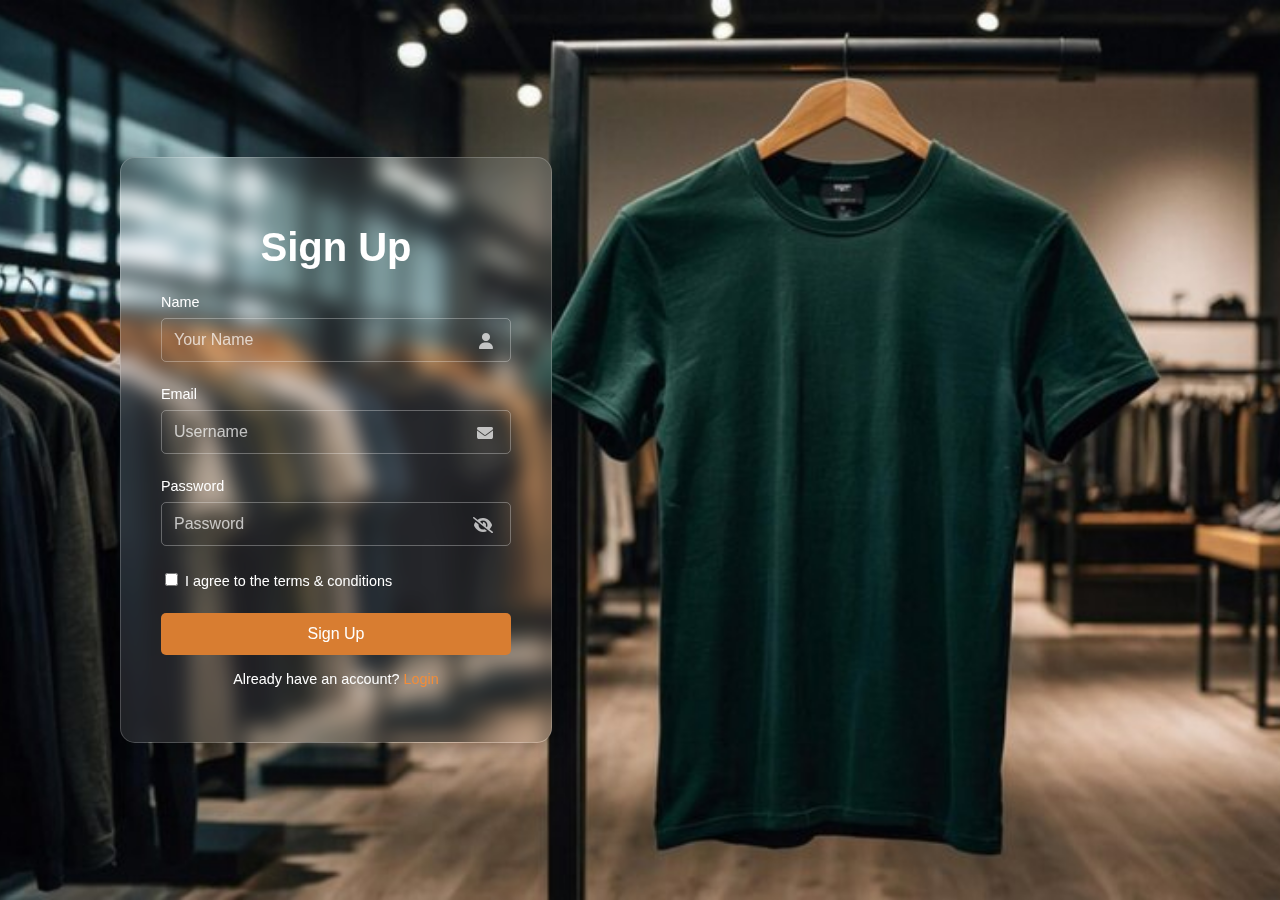
<file: index.html>
<!DOCTYPE html>
<html lang="en">
  <head>
    <meta charset="UTF-8" />
    <meta name="viewport" content="width=device-width, initial-scale=1.0" />
    <title>Sign Up</title>
    <!-- Style CSS -->
    <link rel="stylesheet" href="./Login/style.css" />
    <!-- Font Awesome -->
    <link
      rel="stylesheet"
      href="https://cdnjs.cloudflare.com/ajax/libs/font-awesome/6.4.0/css/all.min.css"
    />
  </head>
  <body>
    <div class="form-container">
      <h1>Sign Up</h1>
      <div id="error-message" class="error"></div>
      <form action="#">
        <!-- Username -->
        <div class="input-group">
          <label for="name">Name</label>
          <input type="text" id="name" name="name" placeholder="Your Name" />
          <span class="icon"><i class="fa-solid fa-user"></i></span>
        </div>
        <!-- Email -->
        <div class="input-group">
          <label for="email">Email</label>
          <input type="email" id="email" name="email" placeholder="Username" />
          <span class="icon"><i class="fa-solid fa-envelope"></i></span>
        </div>
        <!-- Password -->
        <div class="input-group">
          <label>Password</label>
          <input
            type="password"
            id="password"
            name="password"
            placeholder="Password"
          />
          <span class="eye-icon" id="togglePassword"
            ><i class="fa-solid fa-eye-slash"></i
          ></span>
          <small class="field-error" id="passwordError"></small>
        </div>
        <div class="options">
          <label
            ><input type="checkbox" name="terms" /> I agree to the terms &
            conditions</label
          >
        </div>
        <button type="submit">Sign Up</button>
      </form>
      <p class="signup-link">
        Already have an account? <a href="./Login/login.html">Login</a>
      </p>
    </div>
    <script src="./Login/register.js"></script>
  </body>
</html>
</file>
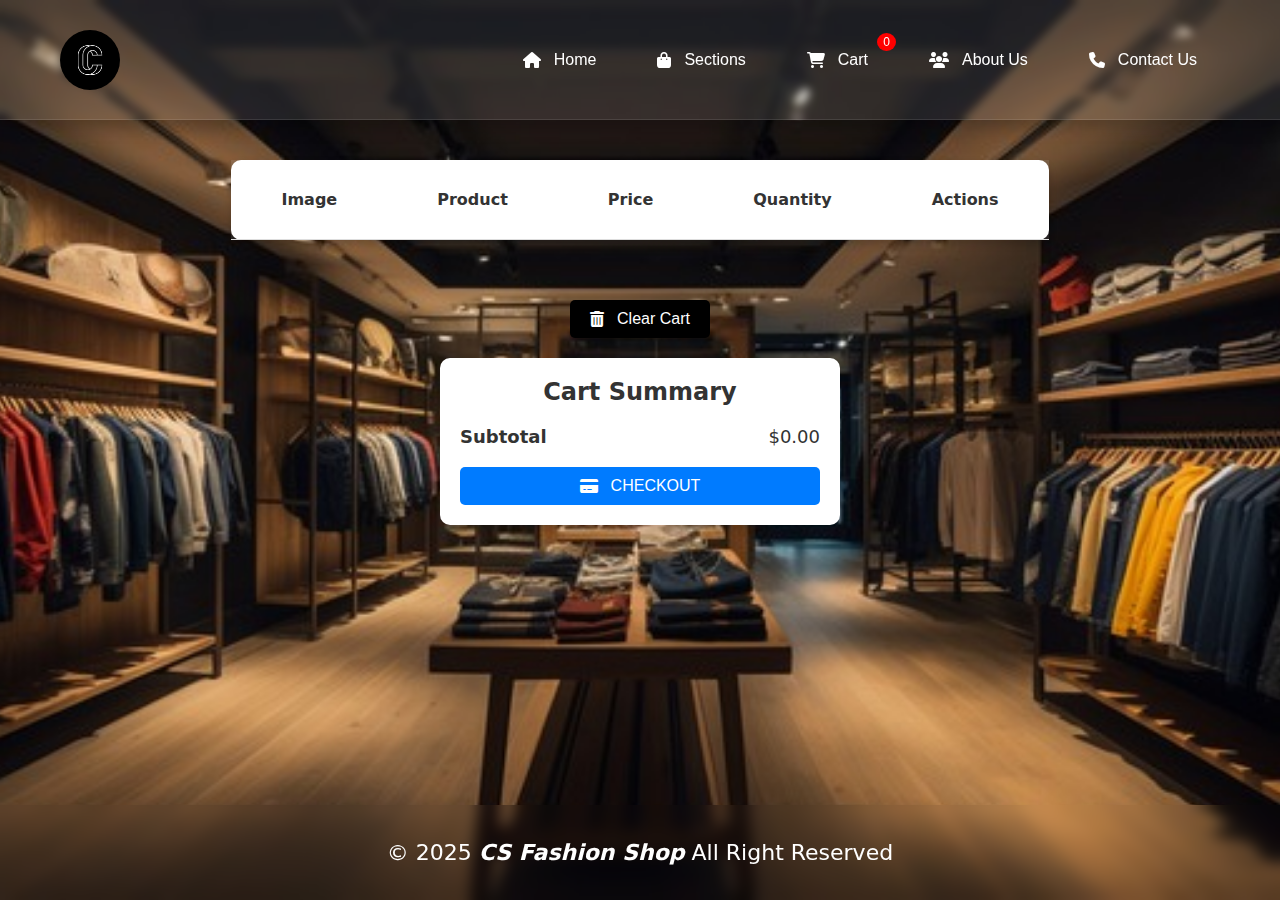
<file: Cart/cart.html>
<!DOCTYPE html>
<html lang="en">
<head>
    <meta charset="UTF-8">
    <meta name="viewport" content="width=device-width, initial-scale=1.0">
    <!-- Style CSS -->
    <link rel="stylesheet" href="../Home/home.css">
    <link rel="stylesheet" href="../Shop/shop.css">
    <link rel="stylesheet" href="cart.css">
    <link rel="stylesheet" href="../footer/footer.css">  
    <!-- Font Awesome -->
    <link rel="stylesheet" href="https://cdnjs.cloudflare.com/ajax/libs/font-awesome/6.5.0/css/all.min.css">
    <title>Cart</title>
</head>
<body>
        <!-- Header -->
        <header>
            <div class="header" id="header">
                <div class="container">
                    <a href="#" class="logo"><img src="../Home/logo.jpg" alt="CS Logo" /></a>
                    <ul class="main-nav">
                        <li><a href="../Home/home.html"><i class="fa-solid fa-house"></i>Home</a></li>
                        <li><a href="../Shop/shop.html"><i class="fas fa-shopping-bag"></i>Sections</a></li>
                        <li class="cart-link"><a href="#">
                        <i class="fa-solid fa-cart-shopping"></i>Cart<span id="cart-count">0</span></a></li>
                        <li><a href="../About Us/about.html"><i class="fas fa-users"></i>About Us</a></li>
                        <li><a href="../Contact/contact.html"><i class="fa-solid fa-phone"></i></i>Contact Us</a></li>
                    </ul>
                </div>
            </div>
        </header>
    <!-- Main container for the cart page -->   
    <main class="cart">
        <section class="cart">
            <table class="cart-table">
                <thead>
                    <tr>
                        <th>Image</th>
                        <th>Product</th>
                        <th>Price</th>
                        <th>Quantity</th>
                        <th>Actions</th>
                    </tr>
                </thead>
                <tbody id="cart-items">
                    <!-- Products will be added here using JS -->
                </tbody>
            </table>
        </section>
        <!-- Button to clear all items in the cart -->
        <button class="clear">
            <i class="fa-solid fa-trash-can icon"></i>
            Clear Cart
        </button>
        <section class="summary">
            <h1>Cart Summary</h1>
            <!-- Subtotal section -->
            <div class="sub">
                <p class="subtotal">Subtotal</p>
                <p>$0.00</p>
            </div>
            <button class="chekout">
                <i class="fa-solid fa-credit-card"></i> CHECKOUT
            </button>
        </section>
    </main>

        <!-- Footer -->
    <section class="footer">
        <p class="copyright">© 2025 <a href="#">CS Fashion Shop</a> All Right Reserved</p>
    </section>
    <script src="cart.js"></script>
    <script src="../Shop/shop.js"></script>
</body>
</html>
</file>
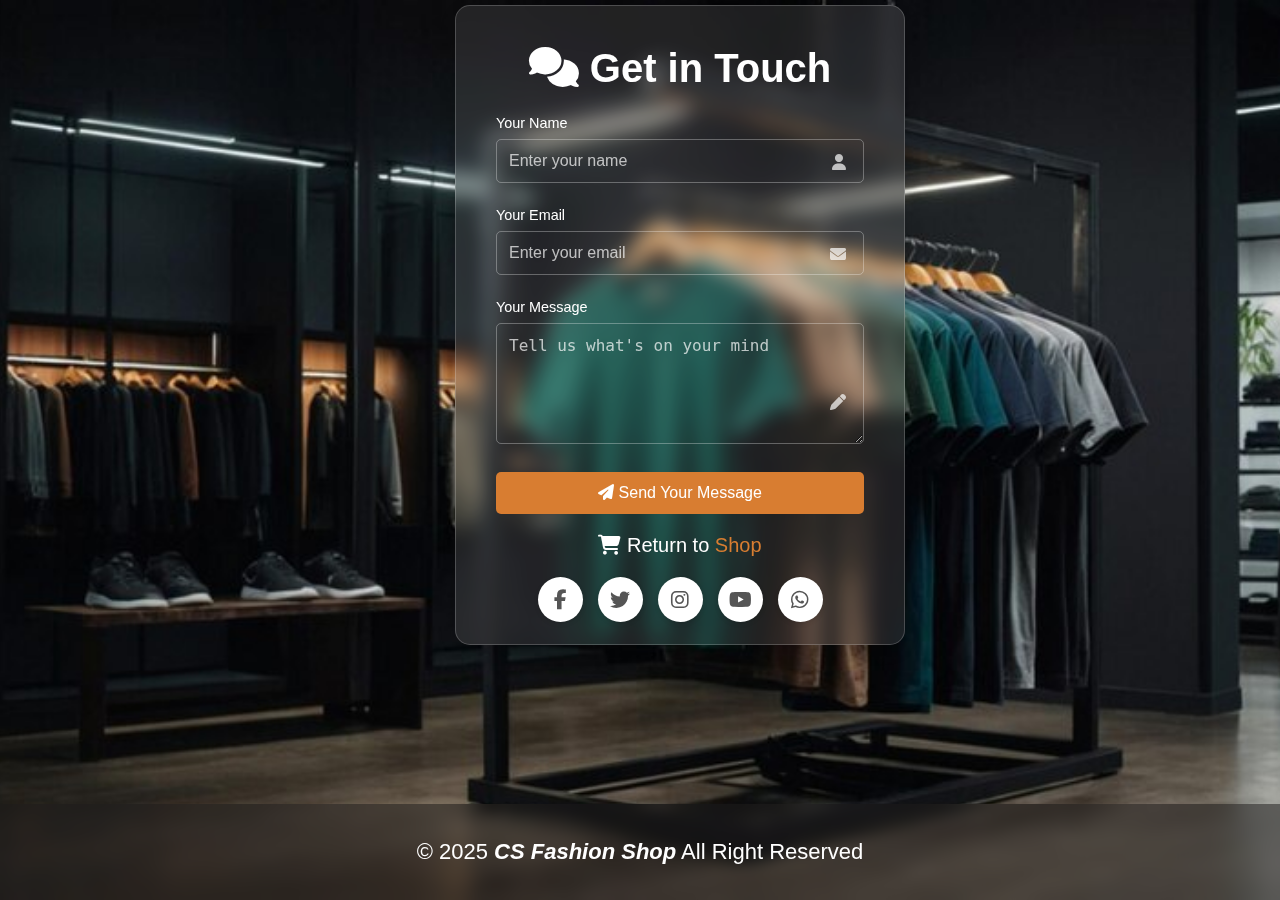
<file: Contact/contact.html>
<!DOCTYPE html>
<html lang="en">
<head>
    <meta charset="UTF-8">
    <meta name="viewport" content="width=device-width, initial-scale=1.0">
        <!-- Linking external CSS files --> 
    <link rel="stylesheet" href="../Login/style.css">
    <link rel="stylesheet" href="contact.css">
    <link rel="stylesheet" href="../footer/footer.css" />
        <!-- Font Awesome for icons -->
    <link rel="stylesheet" href="https://cdnjs.cloudflare.com/ajax/libs/font-awesome/6.5.0/css/all.min.css" />
    <title>Contact US</title>
</head>
<body>
    <div class="form-container">
        <h1><i class="fa-solid fa-comments"></i> Get in Touch</h1>
        <form action="#">
            <div class="input-group">
                <label for="name">Your Name</label>
                <input type="text" id="name" name="name" required placeholder="Enter your name">
                <span class="icon"><i class="fa-solid fa-user"></i></span>
            </div>
            <div class="input-group">
                <label for="email">Your Email</label>
                <input type="email" id="email" name="email" required placeholder="Enter your email">
                <span class="icon"><i class="fa-solid fa-envelope"></i></span>
            </div>
            <div class="input-group">
                <label for="message">Your Message</label>
                <textarea id="message" name="message" required placeholder="Tell us what's on your mind" rows="5"></textarea>
                <span class="icon"><i class="fa-solid fa-pen"></i></span>
            </div>
            <button type="submit"><i class="fa-solid fa-paper-plane"></i> Send Your Message</button>
        </form>
        <p class="signup-link"><i class="fa-solid fa-cart-shopping"></i> Return to <a href="../Shop/shop.html">Shop</a></p>
        <div class="social-icons">
            <a href="#"><i class="fab fa-facebook-f"></i></a>
            <a href="#"><i class="fab fa-twitter"></i></a>
            <a href="#"><i class="fab fa-instagram"></i></a>
            <a href="#"><i class="fab fa-youtube"></i></a>
            <a href="#"><i class="fab fa-whatsapp"></i></a>
        </div>
    </div>

    <!-- Footer -->
    <section class="footer">
        <p class="copyright">&copy; 2025 <a href="#">CS Fashion Shop</a> All Right Reserved</p>
    </section>
</body>
</html>
</file>
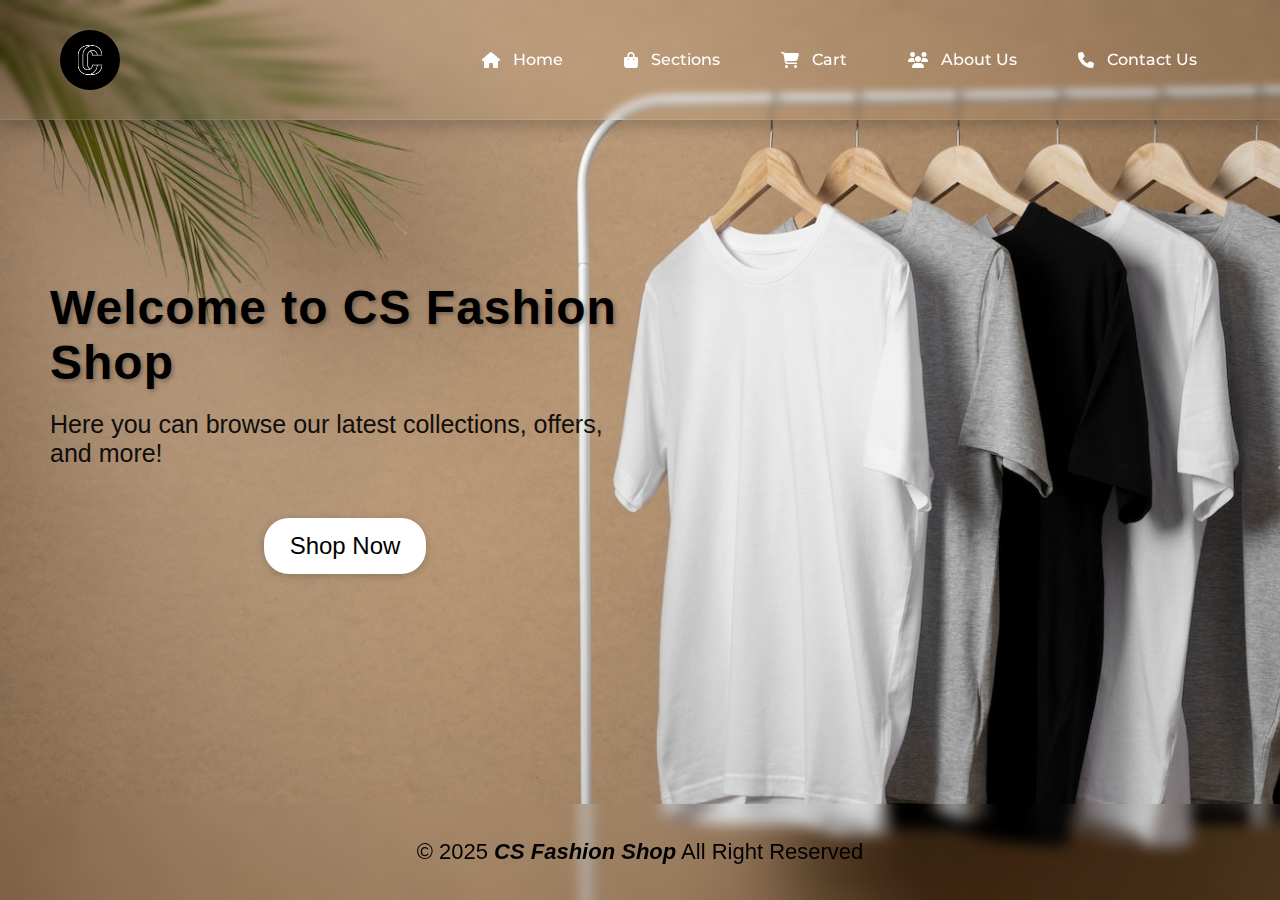
<file: Home/home.html>
<!DOCTYPE html>
<html lang="en">
<head>
  <meta charset="UTF-8" />
  <meta name="viewport" content="width=device-width, initial-scale=1.0" />
  <title>CS Fashion Shop</title>
  <!-- Style CSS -->
  <link rel="stylesheet" href="home.css" />
  <!-- <link rel="stylesheet" href="../footer/footer.css"/> -->
  <!-- Font Awesome -->
  <link rel="stylesheet" href="https://cdnjs.cloudflare.com/ajax/libs/font-awesome/6.5.0/css/all.min.css" />
  <!-- Google Fonts -->
  <link href="https://fonts.googleapis.com/css2?family=Montserrat:wght@400;500;700&display=swap" rel="stylesheet" />
</head>
<body>
    <!-- Header -->
    <header>
      <div class="header" id="header">
        <div class="container">
          <a href="#" class="logo"><img src="./logo.jpg" alt="CS Logo" /></a>
          <ul class="main-nav">
            <li><a href="#"><i class="fa-solid fa-house"></i>Home</a></li>
            <li><a href="../Shop/shop.html"><i class="fas fa-shopping-bag"></i>Sections</a></li>
            <li><a href="../Cart/cart.html"><i class="fa-solid fa-cart-shopping"></i>Cart</a></li>
            <li><a href="../About Us/about.html"><i class="fas fa-users"></i>About Us</a></li>
            <li><a href="../Contact/contact.html"><i class="fa-solid fa-phone"></i>Contact Us</a></li>
          </ul>
        </div>
      </div>
    </header>
  
    <!-- Content -->
    <main class="content">
      <h2>Welcome to CS Fashion Shop</h2>
      <p>Here you can browse our latest collections,
      offers, and more!</p>
    <a href="../Shop/shop.html"><button class="btn" >Shop Now</button></a>
    </main>
  
    <!-- Footer -->
    <section class="footer">
      <p class="copyright">&copy; 2025 <a href="#">CS Fashion Shop</a> All Right Reserved</p>
    </section>  
    
</body>
</html>
</file>
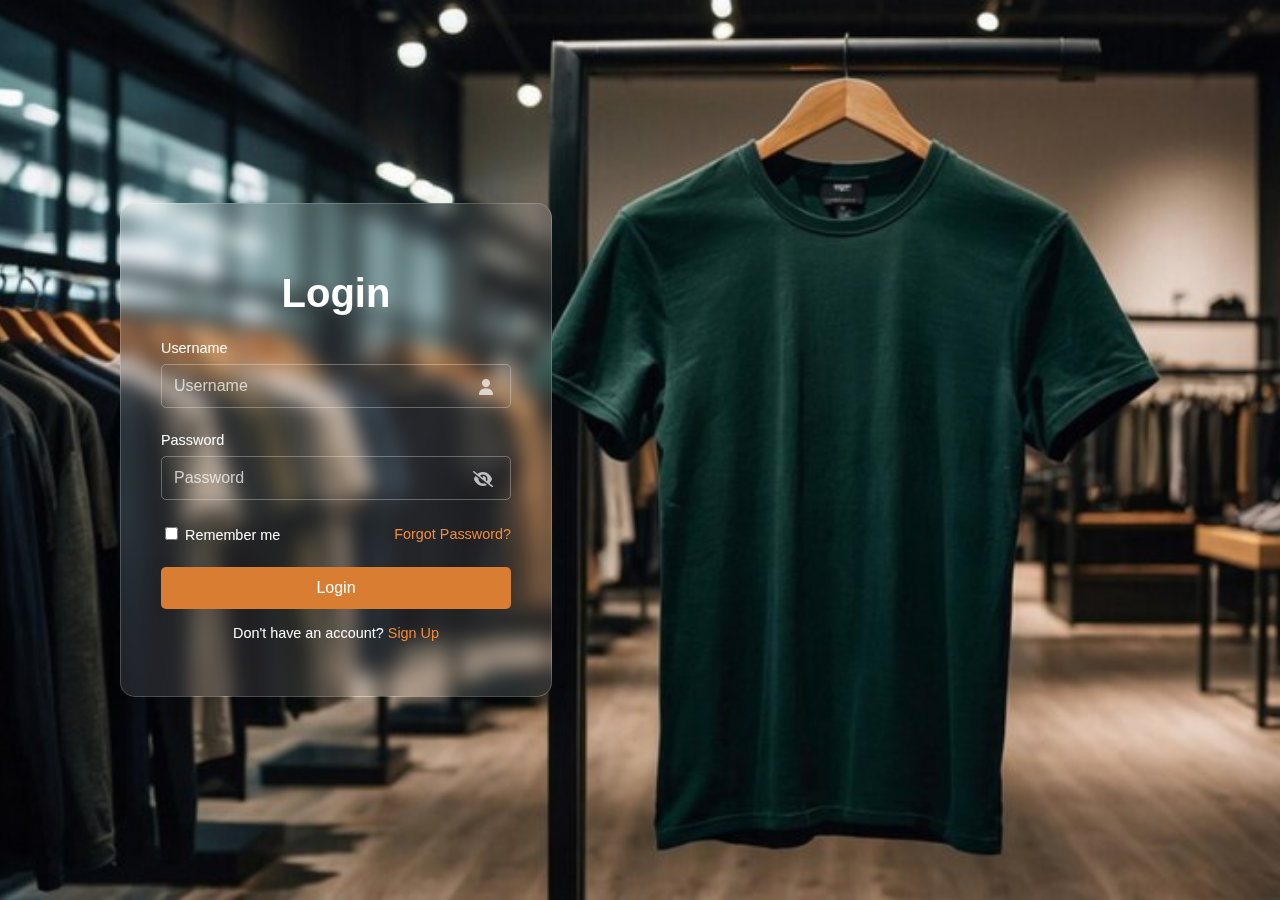
<file: Login/login.html>
<!DOCTYPE html>
<html lang="en">
  <head>
    <meta charset="UTF-8" />
    <meta name="viewport" content="width=device-width, initial-scale=1.0" />
    <title>Login</title>
    <!-- Style CSS -->
    <link rel="stylesheet" href="style.css" />
    <!-- Font Awesome -->
    <link
      rel="stylesheet"
      href="https://cdnjs.cloudflare.com/ajax/libs/font-awesome/6.4.0/css/all.min.css"
    />
  </head>
  <body>
    <div class="form-container">
      <h1>Login</h1>
      <div id="error-message" class="error"></div>
      <!-- For JS -->
      <form action="#">
        <!-- Username -->
        <div class="input-group">
          <label for="username">Username</label>
          <input
            type="text"
            id="username"
            name="username"
            placeholder="Username"
          />
          <span class="icon"><i class="fa-solid fa-user"></i></span>
        </div>
        <!-- Password -->
        <div class="input-group">
          <label for="password">Password</label>
          <input
            type="password"
            id="password"
            name="password"
            placeholder="Password"
          />
          <span class="eye-icon" id="togglePassword"
            ><i class="fa-solid fa-eye-slash"></i
          ></span>
        </div>
        <!-- Checkbox -->
        <div class="options">
          <label><input type="checkbox" name="remember" /> Remember me</label>
          <a href="forgot-password.html" class="forgot-password"
            >Forgot Password?</a
          >
        </div>
        <button type="submit">Login</button>
      </form>
      <p class="signup-link">
        Don't have an account? <a href="../index.html">Sign Up</a>
      </p>
    </div>
    <script src="login.js"></script>
  </body>
</html>
</file>
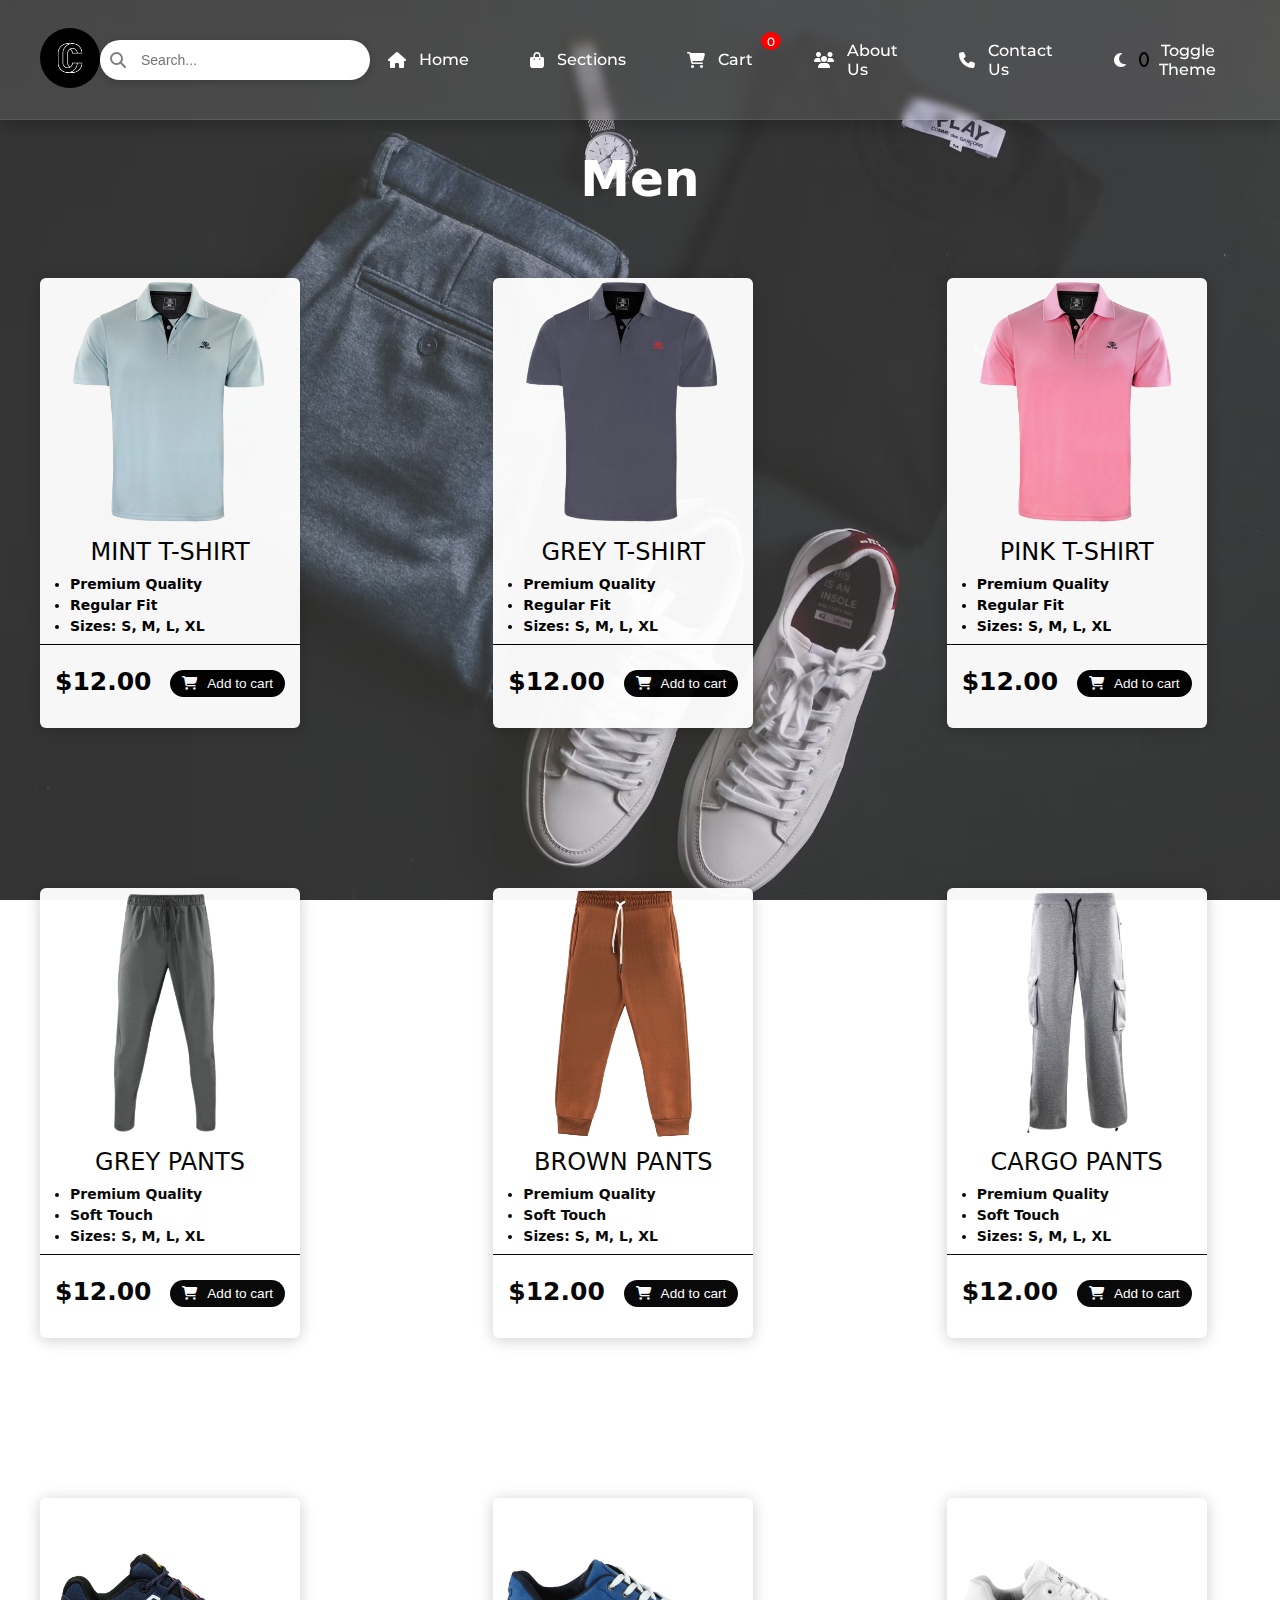
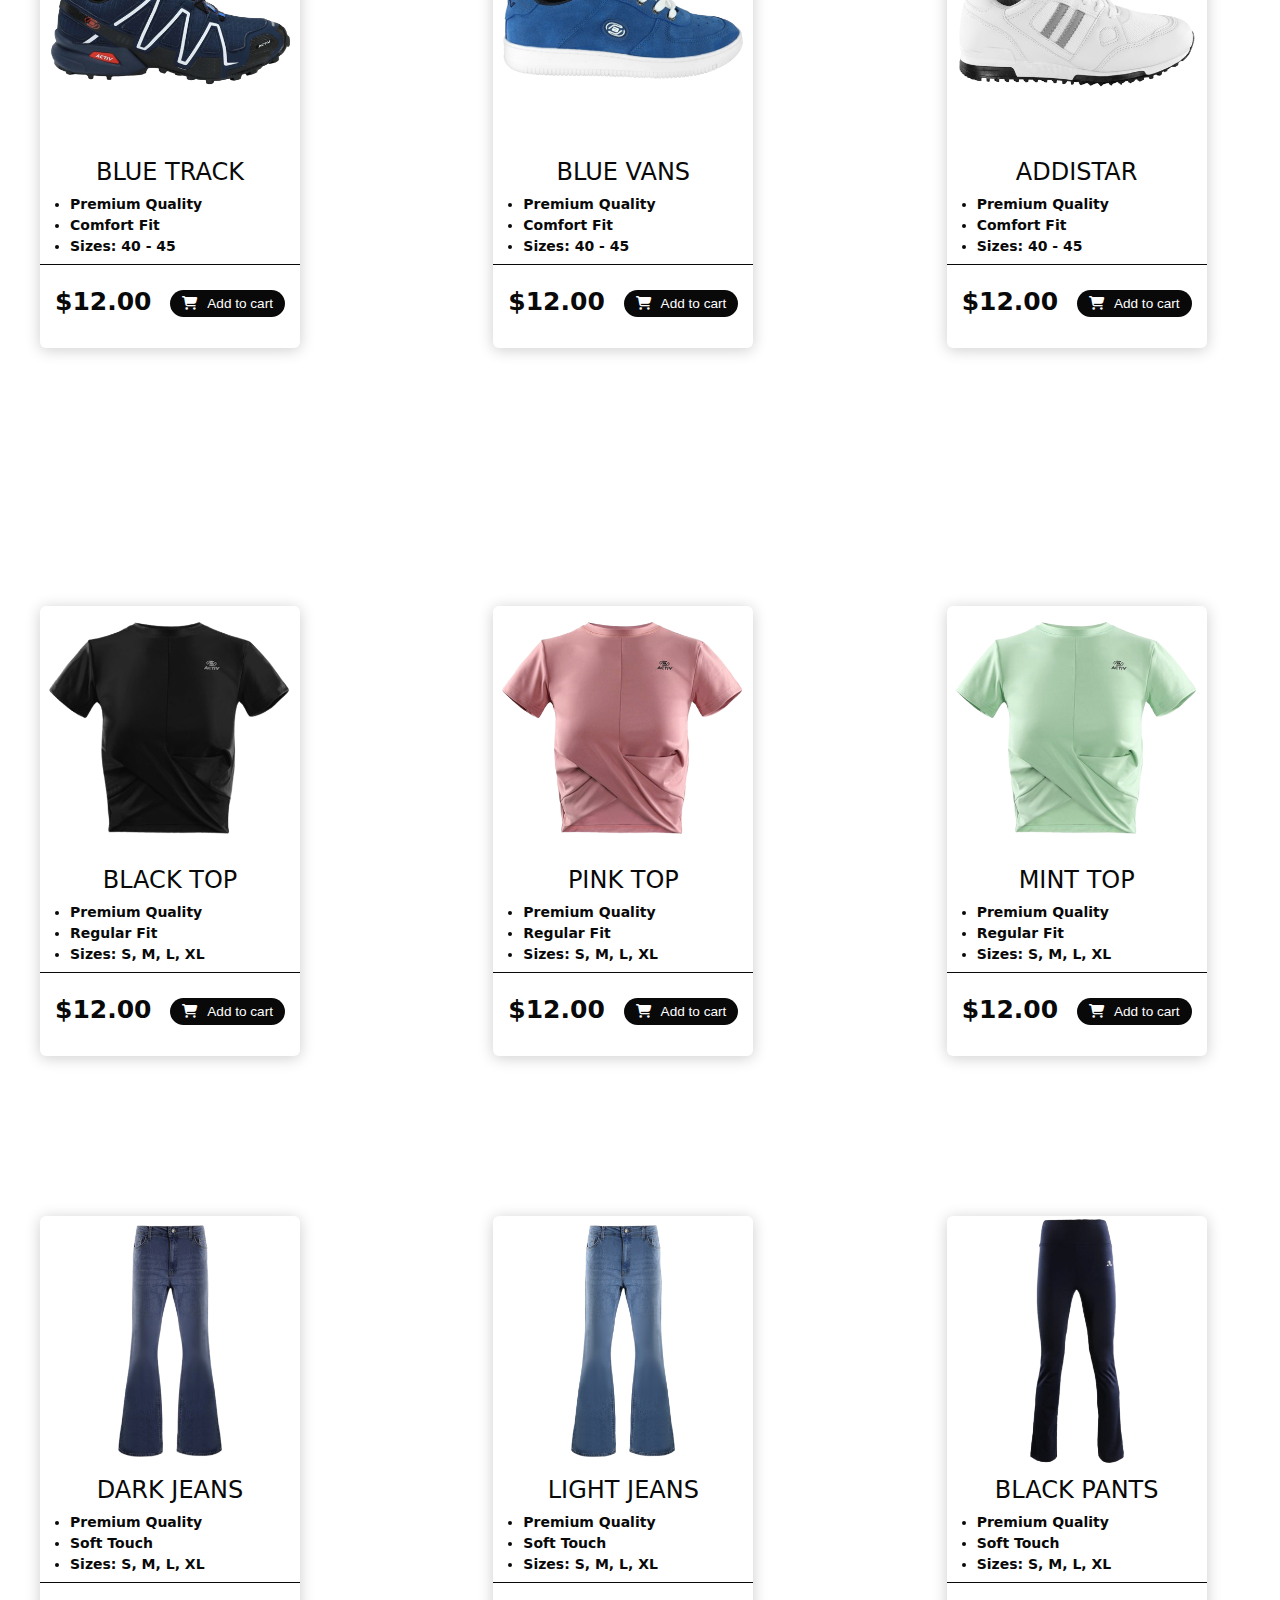
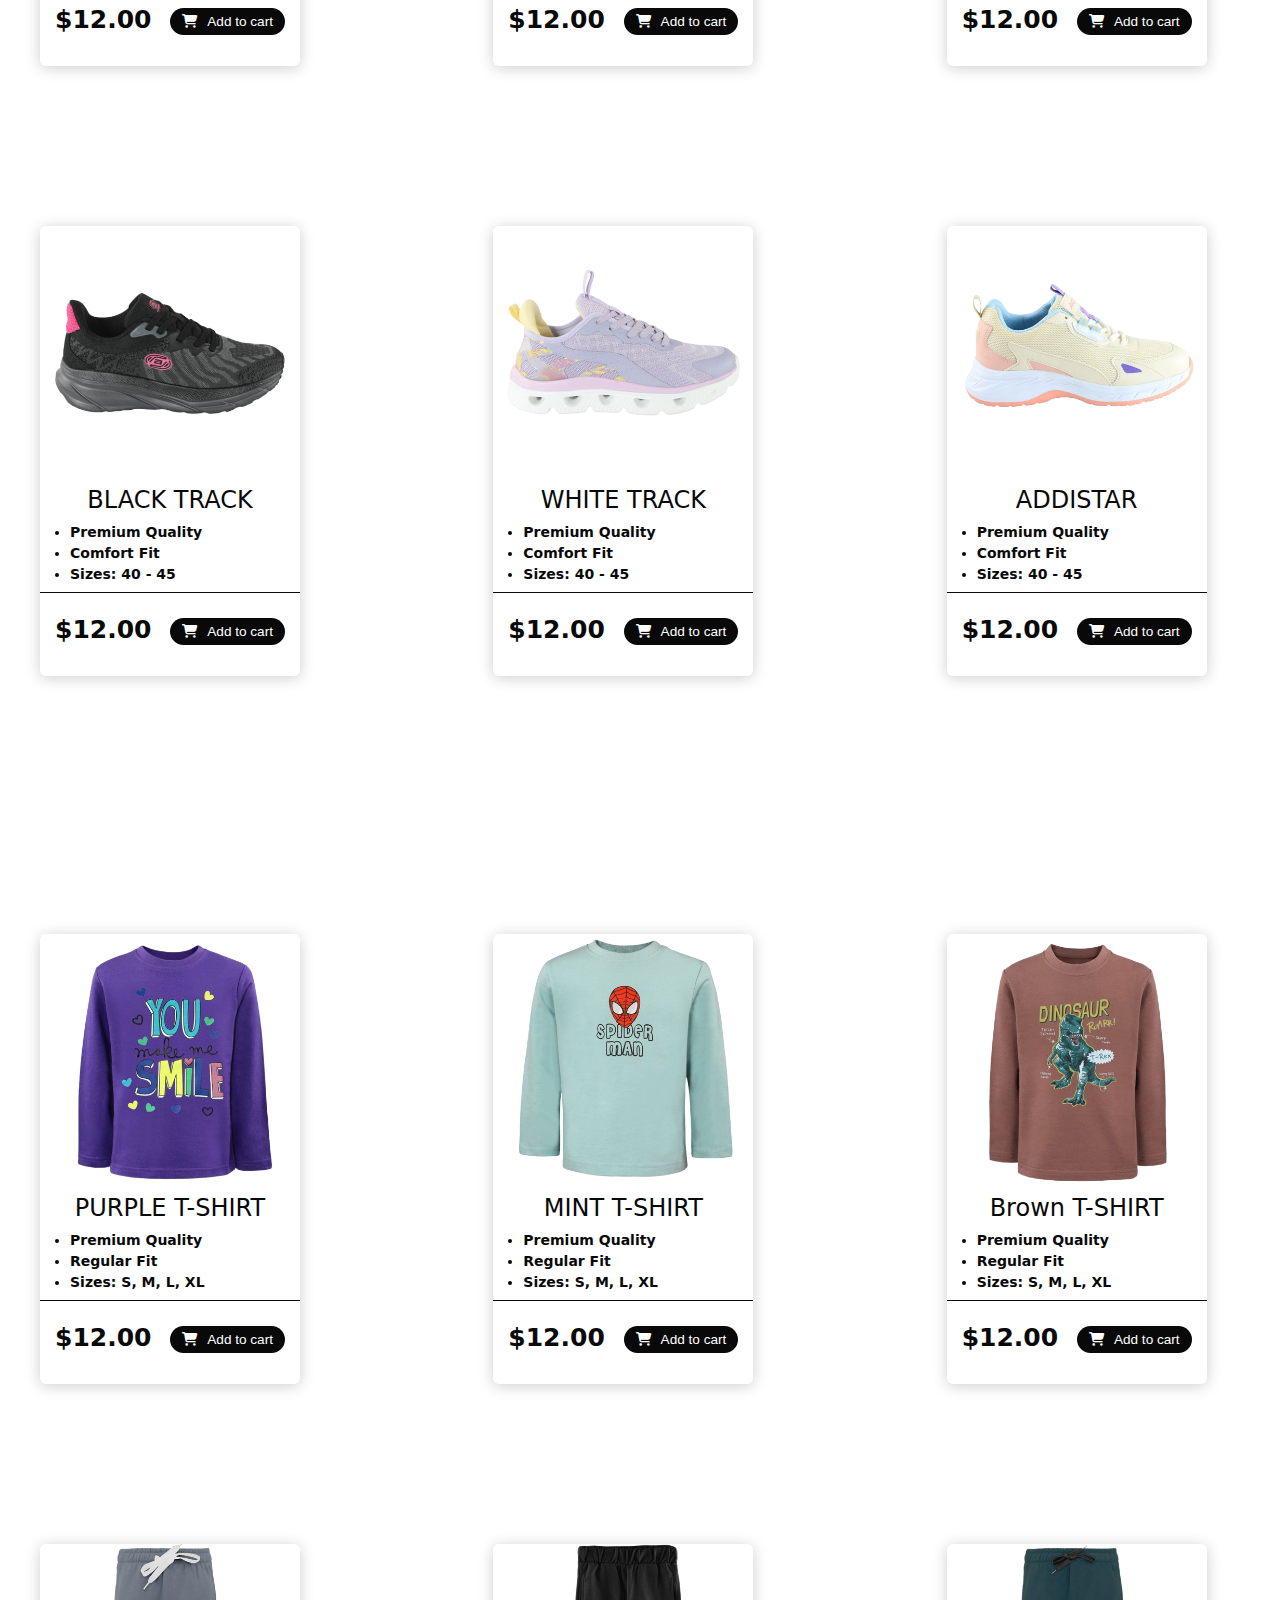
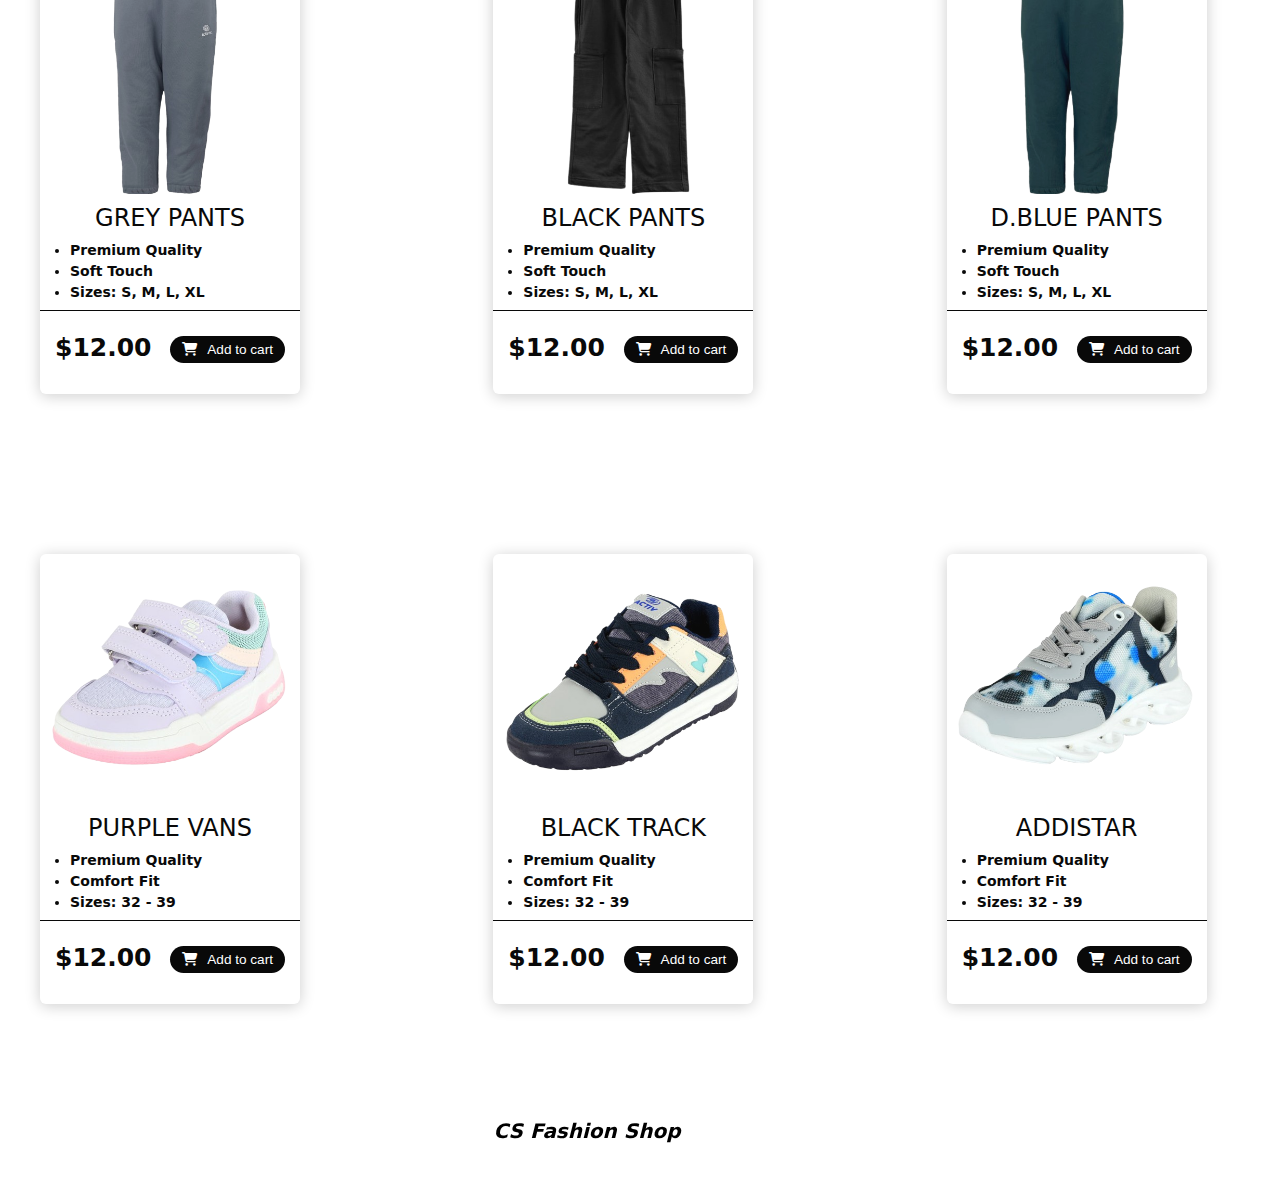
<file: Shop/shop.html>
<!DOCTYPE html>
<html lang="en">
<head>
    <meta charset="UTF-8">
    <meta name="viewport" content="width=device-width, initial-scale=1.0">
    <title>Sections</title>  
    <!-- Style CSS -->
    <link rel="stylesheet" href="./shop.css">   
    <!-- Font Awesome -->
    <link rel="stylesheet" href="https://cdnjs.cloudflare.com/ajax/libs/font-awesome/6.5.0/css/all.min.css"/>
    <!-- Google Fonts -->
    <link href="https://fonts.googleapis.com/css2?family=Montserrat:wght@400;500;700&display=swap" rel="stylesheet" />
</head>
<body>
    <!-- Header -->
    <header>
        <div class="header" id="header">
            <div class="container">
                <a href="#" class="logo"><img src="../Home/logo.jpg" alt="CS Logo" /></a>
                <div class="search-box">
                    <i class="fas fa-search" id="searchIcon"></i>
                    <input list="sections" name="section" id="search" placeholder="Search...">
                    <datalist id="sections">
                    <option value="Men's Section">
                    <option value="Women's Section">
                    <option value="Kids' Section">
                    </datalist>
                </div>
                <ul class="main-nav">
                    <li><a href="../Home/home.html"><i class="fa-solid fa-house"></i>Home</a></li>
                    <li><a href="#"><i class="fas fa-shopping-bag"></i>Sections</a></li>
                    <li class="cart-link"><a href="../Cart/cart.html">
                    <i class="fa-solid fa-cart-shopping"></i>Cart<span id="cart-count">0</span></a></li>
                    <li><a href="../About Us/about.html"><i class="fas fa-users"></i>About Us</a></li>
                    <li><a href="../Contact/contact.html"><i class="fa-solid fa-phone"></i></i>Contact Us</a></li>
                    <li><button id="theme-toggle"><i class="fa-solid fa-moon"></i> <span class="theme-indicator"></span>Toggle Theme</button></li>
                </ul>
            </div>
        </div>
    </header>
    

    <section class="products">
        <!-- Men’s Section -->
        <h1 class="main-title" id="Men's Section">Men</h1>
        <div class="products-grid" id="products-grid">
            <!-- T-Shirts -->
            <div class="card-border">
                <div class="card-mask">
                    <img src="../Shop/imgs/Men.01.png" alt="Mint T-Shirt" >
                </div>
                <div class="content">
                    <h2 class="title">MINT T-SHIRT</h2>
                    <ul class="description">
                        <li>Premium Quality</li>
                        <li>Regular Fit</li>
                        <li>Sizes: S, M, L, XL</li>
                    </ul>
                </div>
                <hr>
                <div class="price-cart">
                    <span class="price">$12.00</span>
                    <button class="add-to-cart" data-product-id="men-01">
                        <i class="fa-solid fa-cart-shopping"></i> Add to cart
                    </button>
                </div>
            </div>

            <div class="card-border">
                <div class="card-mask">
                    <img src="../Shop/imgs/Men.02.png" alt="Grey T-Shirt" >
                </div>
                <div class="content">
                    <h2 class="title">GREY T-SHIRT</h2>
                    <ul class="description">
                        <li>Premium Quality</li>
                        <li>Regular Fit</li>
                        <li>Sizes: S, M, L, XL</li>
                    </ul>
                </div>
                <hr>
                <div class="price-cart">
                    <span class="price">$12.00</span>
                        <button class="add-to-cart" data-product-id="men-02">
                        <i class="fa-solid fa-cart-shopping"></i> Add to cart
                        </button>
                </div>
            </div>

            <div class="card-border">
                <div class="card-mask">
                    <img src="../Shop/imgs/Men.03.png" alt="Pink T-Shirt" >
                </div>
                <div class="content">
                    <h2 class="title">PINK T-SHIRT</h2>
                    <ul class="description">
                        <li>Premium Quality</li>
                        <li>Regular Fit</li>
                        <li>Sizes: S, M, L, XL</li>
                    </ul>
                </div>
                <hr>
                <div class="price-cart">
                    <span class="price">$12.00</span>
                        <button class="add-to-cart" data-product-id="men-03">
        <i class="fa-solid fa-cart-shopping"></i> Add to cart
    </button>
                </div>
            </div>

            <!-- Pants -->
            <div class="card-border">
                <div class="card-mask">
                    <img src="../Shop/imgs/Men.04.png" alt="Grey Pants" >
                </div>
                <div class="content">
                    <h2 class="title">GREY PANTS</h2>
                    <ul class="description">
                        <li>Premium Quality</li>
                        <li>Soft Touch</li>
                        <li>Sizes: S, M, L, XL</li>
                    </ul>
                </div>
                <hr>
                <div class="price-cart">
                    <span class="price">$12.00</span>
                        <button class="add-to-cart" data-product-id="men-04">
        <i class="fa-solid fa-cart-shopping"></i> Add to cart
    </button>
                </div>
            </div>

            <div class="card-border">
                <div class="card-mask">
                    <img src="../Shop/imgs/Men.05.png" alt="Brown Pants" >
                </div>
                <div class="content">
                    <h2 class="title">BROWN PANTS</h2>
                    <ul class="description">
                        <li>Premium Quality</li>
                        <li>Soft Touch</li>
                        <li>Sizes: S, M, L, XL</li>
                    </ul>
                </div>
                <hr>
                <div class="price-cart">
                    <span class="price">$12.00</span>
                        <button class="add-to-cart" data-product-id="men-05">
        <i class="fa-solid fa-cart-shopping"></i> Add to cart
    </button>
                </div>
            </div>

            <div class="card-border">
                <div class="card-mask">
                    <img src="../Shop/imgs/Men.06.png" alt="Cargo Pants" >
                </div>
                <div class="content">
                    <h2 class="title">CARGO PANTS</h2>
                    <ul class="description">
                        <li>Premium Quality</li>
                        <li>Soft Touch</li>
                        <li>Sizes: S, M, L, XL</li>
                    </ul>
                </div>
                <hr>
                <div class="price-cart">
                    <span class="price">$12.00</span>
                        <button class="add-to-cart" data-product-id="men-06">
        <i class="fa-solid fa-cart-shopping"></i> Add to cart
    </button>
                </div>
            </div>

            <!-- Shoes -->
            <div class="card-border">
                <div class="card-mask">
                    <img src="../Shop/imgs/Men.07.png" alt="Blue Track Shoes" >
                </div>
                <div class="content">
                    <h2 class="title">BLUE TRACK</h2>
                    <ul class="description">
                        <li>Premium Quality</li>
                        <li>Comfort Fit</li>
                        <li>Sizes: 40 - 45</li>
                    </ul>
                </div>
                <hr>
                <div class="price-cart">
                    <span class="price">$12.00</span>
                        <button class="add-to-cart" data-product-id="men-07">
        <i class="fa-solid fa-cart-shopping"></i> Add to cart
    </button>
                </div>
            </div>

            <div class="card-border">
                <div class="card-mask">
                    <img src="../Shop/imgs/Men.08.png" alt="Blue Vans" >
                </div>
                <div class="content">
                    <h2 class="title">BLUE VANS</h2>
                    <ul class="description">
                        <li>Premium Quality</li>
                        <li>Comfort Fit</li>
                        <li>Sizes: 40 - 45</li>
                    </ul>
                </div>
                <hr>
                <div class="price-cart">
                    <span class="price">$12.00</span>
                        <button class="add-to-cart" data-product-id="men-08">
        <i class="fa-solid fa-cart-shopping"></i> Add to cart
    </button>
                </div>
            </div>

            <div class="card-border">
                <div class="card-mask">
                    <img src="../Shop/imgs/Men.09.png" alt="Addistar Shoes" >
                </div>
                <div class="content">
                    <h2 class="title">ADDISTAR</h2>
                    <ul class="description">
                        <li>Premium Quality</li>
                        <li>Comfort Fit</li>
                        <li>Sizes: 40 - 45</li>
                    </ul>
                </div>
                <hr>
                <div class="price-cart">
                    <span class="price">$12.00</span>
                        <button class="add-to-cart" data-product-id="men-09">
        <i class="fa-solid fa-cart-shopping"></i> Add to cart
    </button>
                </div>
            </div>
        </div>

        <!-- Women’s Section -->
        <h1 class="main-title" id="Women's Section">Women</h1>
        <div class="products-grid">
            <!-- Tops -->
            <div class="card-border">
                <div class="card-mask">
                    <img src="../Shop/imgs/Women.01.png" alt="Black Top" >
                </div>
                <div class="content">
                    <h2 class="title">BLACK TOP</h2>
                    <ul class="description">
                        <li>Premium Quality</li>
                        <li>Regular Fit</li>
                        <li>Sizes: S, M, L, XL</li>
                    </ul>
                </div>
                <hr>
                <div class="price-cart">
                    <span class="price">$12.00</span>
                        <button class="add-to-cart" data-product-id="women-01">
        <i class="fa-solid fa-cart-shopping"></i> Add to cart
    </button>
                </div>
            </div>

            <div class="card-border">
                <div class="card-mask">
                    <img src="../Shop/imgs/Women.02.png" alt="Pink Top" >
                </div>
                <div class="content">
                    <h2 class="title">PINK TOP</h2>
                    <ul class="description">
                        <li>Premium Quality</li>
                        <li>Regular Fit</li>
                        <li>Sizes: S, M, L, XL</li>
                    </ul>
                </div>
                <hr>
                <div class="price-cart">
                    <span class="price">$12.00</span>
                        <button class="add-to-cart" data-product-id="women-02">
        <i class="fa-solid fa-cart-shopping"></i> Add to cart
    </button>
                </div>
            </div>

            <div class="card-border">
                <div class="card-mask">
                    <img src="../Shop/imgs/Women.03.png" alt="Mint Top" >
                </div>
                <div class="content">
                    <h2 class="title">MINT TOP</h2>
                    <ul class="description">
                        <li>Premium Quality</li>
                        <li>Regular Fit</li>
                        <li>Sizes: S, M, L, XL</li>
                    </ul>
                </div>
                <hr>
                <div class="price-cart">
                    <span class="price">$12.00</span>
                        <button class="add-to-cart" data-product-id="women-03">
        <i class="fa-solid fa-cart-shopping"></i> Add to cart
    </button>
                </div>
            </div>

            <!-- Pants -->
            <div class="card-border">
                <div class="card-mask">
                    <img src="../Shop/imgs/Women.04.png" alt="Dark Jeans" >
                </div>
                <div class="content">
                    <h2 class="title">DARK JEANS</h2>
                    <ul class="description">
                        <li>Premium Quality</li>
                        <li>Soft Touch</li>
                        <li>Sizes: S, M, L, XL</li>
                    </ul>
                </div>
                <hr>
                <div class="price-cart">
                    <span class="price">$12.00</span>
                        <button class="add-to-cart" data-product-id="women-04">
        <i class="fa-solid fa-cart-shopping"></i> Add to cart
    </button>
                </div>
            </div>

            <div class="card-border">
                <div class="card-mask">
                    <img src="../Shop/imgs/Women.05.png" alt="Light Jeans" >
                </div>
                <div class="content">
                    <h2 class="title">LIGHT JEANS</h2>
                    <ul class="description">
                        <li>Premium Quality</li>
                        <li>Soft Touch</li>
                        <li>Sizes: S, M, L, XL</li>
                    </ul>
                </div>
                <hr>
                <div class="price-cart">
                    <span class="price">$12.00</span>
                        <button class="add-to-cart" data-product-id="women-05">
        <i class="fa-solid fa-cart-shopping"></i> Add to cart
    </button>
                </div>
            </div>

            <div class="card-border">
                <div class="card-mask">
                    <img src="../Shop/imgs/Women.06.png" alt="Black Pants" >
                </div>
                <div class="content">
                    <h2 class="title">BLACK PANTS</h2>
                    <ul class="description">
                        <li>Premium Quality</li>
                        <li>Soft Touch</li>
                        <li>Sizes: S, M, L, XL</li>
                    </ul>
                </div>
                <hr>
                <div class="price-cart">
                    <span class="price">$12.00</span>
                        <button class="add-to-cart" data-product-id="women-06">
        <i class="fa-solid fa-cart-shopping"></i> Add to cart
    </button>
                </div>
            </div>

            <!-- Shoes -->
            <div class="card-border">
                <div class="card-mask">
                    <img src="../Shop/imgs/Women.07.png" alt="Black Track Shoes" >
                </div>
                <div class="content">
                    <h2 class="title">BLACK TRACK</h2>
                    <ul class="description">
                        <li>Premium Quality</li>
                        <li>Comfort Fit</li>
                        <li>Sizes: 40 - 45</li>
                    </ul>
                </div>
                <hr>
                <div class="price-cart">
                    <span class="price">$12.00</span>
                        <button class="add-to-cart" data-product-id="women-07">
        <i class="fa-solid fa-cart-shopping"></i> Add to cart
    </button>
                </div>
            </div>

            <div class="card-border">
                <div class="card-mask">
                    <img src="../Shop/imgs/Women.08.png" alt="White Track Shoes" >
                </div>
                <div class="content">
                    <h2 class="title">WHITE TRACK</h2>
                    <ul class="description">
                        <li>Premium Quality</li>
                        <li>Comfort Fit</li>
                        <li>Sizes: 40 - 45</li>
                    </ul>
                </div>
                <hr>
                <div class="price-cart">
                    <span class="price">$12.00</span>
                        <button class="add-to-cart" data-product-id="women-08">
        <i class="fa-solid fa-cart-shopping"></i> Add to cart
    </button>
                </div>
            </div>

            <div class="card-border">
                <div class="card-mask">
                    <img src="../Shop/imgs/Women.09.png" alt="Addistar Shoes" >
                </div>
                <div class="content">
                    <h2 class="title">ADDISTAR</h2>
                    <ul class="description">
                        <li>Premium Quality</li>
                        <li>Comfort Fit</li>
                        <li>Sizes: 40 - 45</li>
                    </ul>
                </div>
                <hr>
                <div class="price-cart">
                    <span class="price">$12.00</span>
                        <button class="add-to-cart" data-product-id="women-09">
        <i class="fa-solid fa-cart-shopping"></i> Add to cart
    </button>
                </div>
            </div>
        </div>

        <!-- Kids’ Section -->
        <h1 class="main-title" id="Kids' Section">Kids</h1>
        <div class="products-grid">
            <!-- T-Shirts -->
            <div class="card-border">
                <div class="card-mask">
                    <img src="../Shop/imgs/Kids.01.png" alt="PURPLE T-SHIRT" >
                </div>
                <div class="content">
                    <h2 class="title">PURPLE T-SHIRT</h2>
                    <ul class="description">
                        <li>Premium Quality</li>
                        <li>Regular Fit</li>
                        <li>Sizes: S, M, L, XL</li>
                    </ul>
                </div>
                <hr>
                <div class="price-cart">
                    <span class="price">$12.00</span>
                        <button class="add-to-cart" data-product-id="kids-01">
        <i class="fa-solid fa-cart-shopping"></i> Add to cart
    </button>
                </div>
            </div>

            <div class="card-border">
                <div class="card-mask">
                    <img src="../Shop/imgs/Kids.02.png" alt="MINT T-SHIRT" >
                </div>
                <div class="content">
                    <h2 class="title">MINT T-SHIRT</h2>
                    <ul class="description">
                        <li>Premium Quality</li>
                        <li>Regular Fit</li>
                        <li>Sizes: S, M, L, XL</li>
                    </ul>
                </div>
                <hr>
                <div class="price-cart">
                    <span class="price">$12.00</span>
                        <button class="add-to-cart" data-product-id="kids-02">
        <i class="fa-solid fa-cart-shopping"></i> Add to cart
    </button>
                </div>
            </div>

            <div class="card-border">
                <div class="card-mask">
                    <img src="../Shop/imgs/Kids.03.png" alt="Brown T-Shirt" >
                </div>
                <div class="content">
                    <h2 class="title">Brown T-SHIRT</h2>
                    <ul class="description">
                        <li>Premium Quality</li>
                        <li>Regular Fit</li>
                        <li>Sizes: S, M, L, XL</li>
                    </ul>
                </div>
                <hr>
                <div class="price-cart">
                    <span class="price">$12.00</span>
                        <button class="add-to-cart" data-product-id="kids-03">
        <i class="fa-solid fa-cart-shopping"></i> Add to cart
    </button>
                </div>
            </div>

            <!-- Pants -->
            <div class="card-border">
                <div class="card-mask">
                    <img src="../Shop/imgs/Kids.04.png" alt="GREY Pants" >
                </div>
                <div class="content">
                    <h2 class="title">GREY PANTS</h2>
                    <ul class="description">
                        <li>Premium Quality</li>
                        <li>Soft Touch</li>
                        <li>Sizes: S, M, L, XL</li>
                    </ul>
                </div>
                <hr>
                <div class="price-cart">
                    <span class="price">$12.00</span>
                        <button class="add-to-cart" data-product-id="kids-04">
        <i class="fa-solid fa-cart-shopping"></i> Add to cart
    </button>
                </div>
            </div>

            <div class="card-border">
                <div class="card-mask">
                    <img src="../Shop/imgs/Kids.05.png" alt="Black Pants">
                </div>
                <div class="content">
                    <h2 class="title">BLACK PANTS</h2>
                    <ul class="description">
                        <li>Premium Quality</li>
                        <li>Soft Touch</li>
                        <li>Sizes: S, M, L, XL</li>
                    </ul>
                </div>
                <hr>
                <div class="price-cart">
                    <span class="price">$12.00</span>
                        <button class="add-to-cart" data-product-id="kids-05">
        <i class="fa-solid fa-cart-shopping"></i> Add to cart
    </button>
                </div>
            </div>

            <div class="card-border">
                <div class="card-mask">
                    <img src="../Shop/imgs/Kids.06.png" alt="D.blue Pants">
                </div>
                <div class="content">
                    <h2 class="title">D.BLUE PANTS</h2>
                    <ul class="description">
                        <li>Premium Quality</li>
                        <li>Soft Touch</li>
                        <li>Sizes: S, M, L, XL</li>
                    </ul>
                </div>
                <hr>
                <div class="price-cart">
                    <span class="price">$12.00</span>
                        <button class="add-to-cart" data-product-id="kids-06">
        <i class="fa-solid fa-cart-shopping"></i> Add to cart
    </button>
                </div>
            </div>

            <!-- Shoes -->
            <div class="card-border">
                <div class="card-mask">
                    <img src="../Shop/imgs/Kids.07.png" alt="Black Track Shoes" >
                </div>
                <div class="content">
                    <h2 class="title">PURPLE VANS</h2>
                    <ul class="description">
                        <li>Premium Quality</li>
                        <li>Comfort Fit</li>
                        <li>Sizes: 32 - 39</li>
                    </ul>
                </div>
                <hr>
                <div class="price-cart">
                    <span class="price">$12.00</span>
                        <button class="add-to-cart" data-product-id="kids-07">
        <i class="fa-solid fa-cart-shopping"></i> Add to cart
    </button>
                </div>
            </div>

            <div class="card-border">
                <div class="card-mask">
                    <img src="../Shop/imgs/Kids.08.png" alt="Purple Vans" >
                </div>
                <div class="content">
                    <h2 class="title">BLACK TRACK</h2>
                    <ul class="description">
                        <li>Premium Quality</li>
                        <li>Comfort Fit</li>
                        <li>Sizes: 32 - 39</li>
                    </ul>
                </div>
                <hr>
                <div class="price-cart">
                    <span class="price">$12.00</span>
                        <button class="add-to-cart" data-product-id="kids-08">
        <i class="fa-solid fa-cart-shopping"></i> Add to cart
    </button>
                </div>
            </div>

            <div class="card-border">
                <div class="card-mask">
                    <img src="../Shop/imgs/Kids.09.png" alt="Addistar Shoes">
                </div>
                <div class="content">
                    <h2 class="title">ADDISTAR</h2>
                    <ul class="description">
                        <li>Premium Quality</li>
                        <li>Comfort Fit</li>
                        <li>Sizes: 32 - 39</li>
                    </ul>
                </div>
                <hr>
                <div class="price-cart">
                    <span class="price">$12.00</span>
                        <button class="add-to-cart" data-product-id="kids-09">
        <i class="fa-solid fa-cart-shopping"></i> Add to cart
    </button>
                </div>
            </div>
        </div>
    </section>

    <section class="footer">
        <p class="copyright">© 2025 <a href="#">CS Fashion Shop</a> All Right Reserved</p>
    <script src="shop.js"></script>
    <script src="../Cart/cart.js"></script>
</body>
</html>
</file>
<file: Login/style.css>
/* General Styles */
body {
    margin: 0;
    padding: 0;
    height: 100vh;
    background-image: url('./background.jpg');
    background-size: cover;
    background-position: center;
    background-repeat: no-repeat;
    display: flex;
    justify-content: flex-start;
    align-items: center;
    font-family: 'Arial', sans-serif;
}

.form-container {
    background: rgba(255, 255, 255, 0.1);
    padding: 2.5rem;
    border-radius: 15px;
    box-shadow: 0 6px 15px rgba(0, 0, 0, 0.2); 
    border: 1px solid rgba(255, 255, 255, 0.2);
    text-align: center;
    width: 350px;
    margin-left: 120px;
    backdrop-filter: blur(10px);
}

.form-container h1 {
    margin-bottom: 1.5rem;
    font-size: 2.5rem;
    color: #ffffff;
}

/* Input Styles */
.input-group {
    position: relative;
    margin-bottom: 1.5rem;
}

.input-group label {
    display: block;
    text-align: left;
    color: #ffffff;
    font-size: 0.9rem;
    margin-bottom: 0.5rem;
}

.input-group input {
    width: 100%;
    padding: 12px 40px 12px 12px;
    background: transparent;
    border: 1px solid rgba(255, 255, 255, 0.3);
    border-radius: 5px;
    font-size: 1rem;
    color: #ffffff;
    transition: 0.3s;
    box-sizing: border-box;
}

.input-group input::placeholder {
    color: rgba(255, 255, 255, 0.7);
}

.input-group input:focus {
    border-color: #ffffff;
    outline: none;
    box-shadow: 0 0 8px rgba(255, 255, 255, 0.5); 
    transform: scale(1.02); 
}

/* Hide the default reveal icon for password fields in browsers */
.input-group input[type="password"]::-ms-reveal,
.input-group input[type="password"]::-ms-clear,
.input-group input[type="password"]::-webkit-textfield-decoration-container {
    display: none;
}

.options input[type="checkbox"] {
    accent-color: #F28C38;
}

.input-group .icon {
    position: absolute;
    right: 18px;
    top: 70%;
    transform: translateY(-50%);
    color: rgba(255, 255, 255, 0.7);
    font-size: 1rem;
}

.input-group .eye-icon {
    position: absolute;
    right: 18px;
    top: 70%;
    transform: translateY(-50%);
    color: rgba(255, 255, 255, 0.7);
    font-size: 1rem;
    cursor: pointer;
}


/* Options Styles */
.options {
    display: flex;
    justify-content: space-between;
    align-items: center;
    margin-bottom: 1.5rem;
}

.options label {
    color: #ffffff;
    font-size: 0.9rem;
}

.options .forgot-password,
.signup-link a {
    color: #F28C38;
    text-decoration: none;
    font-size: 0.9rem;
}

.options .forgot-password:hover,
.signup-link a:hover {
    text-decoration: underline;
}

/* Button Styles */
.form-container button {
    width: 100%;
    padding: 12px;
    background-color: #d87d31;
    border: none;
    border-radius: 5px;
    color: white;
    font-size: 1rem;
    cursor: pointer;
    transition: 0.3s ease;
}

.form-container button:hover {
    background-color: rgba(92, 64, 51, 0.8);
    transform: scale(1.05); /* تكبير الزر عند المرور عليه */
}

/* Sign Up Link */
.signup-link {
    margin-top: 1rem;
    color: #ffffff;
    font-size: 0.9rem;
}
</file>
<file: Home/home.css>
/* Reset default padding, margin, and box-sizing for all elements */
* {
  padding: 0;
  margin: 0;
  box-sizing: border-box;
}

/* Body styling */
body {
  display: flex;
  flex-direction: column;
  min-height: 100vh;
  font-family: 'Segoe UI', sans-serif;
  font-weight: 400;
  margin: 0;
  padding: 0;
  box-sizing: border-box;
  background: url(./background2.jpg);
  background-repeat: no-repeat;
  background-size: cover;
  background-position: center;
}

/* Header styling */
header .container {
  position: absolute;
  width: 100%;
  height: 120px;
  z-index: 10;
  display: flex;
  justify-content: space-between;
  align-items: center;
  padding: 0 40px; 
  box-shadow: 0 8px 15px rgba(0, 0, 0, 0.2);
  border-bottom: 1px solid rgba(255,255,255,0.1);
  backdrop-filter: blur(4px); 
}

header .logo {
  display: flex;
  align-items: center;
  margin-left: 20px;
}

header .logo img {
  width: 60px;
  height: 60px;
  border-radius: 50%;
}

/* Navbar styling */
header ul {
  display: flex;
  justify-content: center;
  align-items: center;
  list-style: none;
}

header ul li {
  margin-right: 25px;
}

header ul li a {
  display: flex;
  align-items: center;
  gap: 8px;
  padding: 10px 18px;
  border-radius: 25px;
  color: #ffffff;
  text-decoration: none;
  font-family: 'Montserrat', sans-serif;
  font-size: 16px;
  font-weight: 500;
  transition: all 0.3s ease-in-out;
}

header ul li a:hover {
  background-color:black; 
  color: #ffffff;
  box-shadow: 0 6px 12px rgba(93, 173, 226, 0.3); 
}
/* icon styling */
.fa-solid,
.fas {
  padding-right: 5px;
}

/* Content styling */
.content {
  display: flex;
  flex-direction: column; 
  justify-content: flex-start;
  align-items: center; 
  flex: 1;
  width: 50%; 
  padding-left: 50px;
  margin-top: 280px;
}
.content h2 {
  font-size: 48px; 
  font-weight: bold;
  color: #000;
  letter-spacing: 1px; 
  text-shadow: 2px 2px 4px rgba(0, 0, 0, 0.3); 
  margin-bottom: 10px; 
}

.content p {
  padding-top: 10px; 
  font-size: 25px; 
  color: #000;
  padding-left: 0; 
  opacity: 0.9; 
  margin-bottom: 30px; 
}

.content .btn {
  color: black;
  background-color: white;
  font-size: 24px; 
  padding: 12px 24px; 
  border-radius: 25px; 
  margin-top: 20px; 
  cursor: pointer;
  border: 2px solid white; 
  transition: all 0.3s ease; 
  box-shadow: 0 2px 8px rgba(0, 0, 0, 0.2);
}

.content .btn:hover {
  background: black;
  color: white;
  border: 2px solid white; 
  box-shadow: 0 4px 12px rgba(0, 0, 0, 0.3); 
}

.footer {
  backdrop-filter: blur(7px); 
  padding: 15px 0; 
  margin-top: auto; 
}

.footer .copyright {
  position: relative;
  z-index: 1;
  padding-top: 20px;
  padding-bottom: 20px;
  text-align: center;
  font-size: 20px;
  color: #000;
  font-weight: 400;
  font-size: 22px;
}

.footer .copyright a {
  text-decoration: none;
  color: #000;
  font-style: oblique;
  font-weight: bold;
  transition: all 0.3s ease;
}

.footer .copyright a:hover{
  color:#fff;
}
</file>
<file: Shop/shop.css>
/* Reset default margins and paddings */
* {
  margin: 0;
  padding: 0;
  box-sizing: border-box;
}

/* Root variables for theme colors and transitions */
:root {
  --main-color: #000;
  --white-color: #fff;
  --card-bg: #fff;
  --text-color: #000;
  --header-bg: rgba(255, 255, 255, 0.1);
  --shadow-color: rgba(0, 0, 0, 0.2);
  --button-bg: #000;
  --button-text: #fff;
  --animation-bg: #000;
  --main-transition: 0.3s ease-in-out;
}

/* Dark Mode */
body.dark-theme {
  --main-color: #fff;
  --white-color: #333;
  --bg-color: #222;
  --card-bg: #444;
  --text-color: #fff;
  --header-bg: rgba(0, 0, 0, 0.5);
  --shadow-color: rgba(255, 255, 255, 0.1);
  --button-bg: #fff;
  --button-text: #000;
  --animation-bg: #000; /* لون الانيميشن في الثيم الداكن */
  --main-transition: 0.3s ease-in-out;
}

body {
  background: url(./background.avif);
  color: var(--text-color);
  background-size: cover;
  background-attachment: fixed;
  background-position: center;
  background-repeat: no-repeat;
  font-family: system-ui, -apple-system, BlinkMacSystemFont, "Segoe UI", Roboto,Oxygen, Ubuntu, Cantarell, "Open Sans", "Helvetica Neue", sans-serif;
  transition: var(--main-transition), color var(--main-transition);
}

/* Start Header Styles */
header .container {
  background: var(--header-bg);
  position: absolute;
  width: 100%;
  height: 120px;
  z-index: 10;
  display: flex;
  justify-content: space-between;
  align-items: center;
  padding: 0 40px;
  box-shadow: 0 8px 15px var(--shadow-color);
  border-bottom: 1px solid rgba(255, 255, 255, 0.1);
  backdrop-filter: blur(4px);
  transition: var(--main-transition), box-shadow var(--main-transition);
}

header .logo img {
  width: 60px;
  height: 60px;
  border-radius: 50%;
}

/* Search Bar */
.search-box {
  display: flex;
  align-items: center;
  background-color: white;
  padding: 4px 10px;
  border-radius: 25px;
  width: fit-content;
  box-shadow: 0 2px 8px rgba(0, 0, 0, 0.2);
  width: 270px;
}

.search-box i {
  color: gray;
  font-size: 16px;
  transition: all 0.3s ease;
  cursor: pointer;
}

.search-box i:hover {
  color: #000;
  scale: 1.1;
}

.search-box input {
  border: none;
  outline: none;
  font-size: 14px;
  padding: 8px 10px;
  border-radius: 20px;
  width: 300px;
}

.search-box input:focus {
  border-color: #007bff;
  box-shadow: 0 0 6px rgba(0, 123, 255, 0.4);
}

header ul {
  display: flex;
  justify-content: center;
  align-items: center;
  list-style: none;
}

header ul li {
  margin-right: 25px;
  transition: all var(--main-transition);
}

header ul li a {
  display: flex;
  align-items: center;
  gap: 8px;
  padding: 10px 18px;
  border-radius: 25px;
  color: #fff;
  text-decoration: none;
  font-family: "Montserrat", sans-serif;
  font-size: 16px;
  font-weight: 500;
  transition: var(--main-transition);
}

header ul li a:hover {
  background-color: var(--button-bg);
  color: var(--button-text);
  box-shadow: 0 6px 12px rgba(93, 173, 226, 0.3);
}

/* Cart Count */
.cart-link {
  position: relative;
}

#cart-count {
  background-color: red;
  color: white;
  border-radius: 50%;
  padding: 2px 6px;
  font-size: 12px;
  min-width: 18px;
  height: 18px;
  display: inline-flex;
  align-items: center;
  justify-content: center;
  position: absolute;
  top: -8px;
  right: -10px;
}

/* Dark mode */
#theme-toggle {
  position: relative;
  display: flex;
  align-items: center;
  gap: 8px;
  padding: 10px 18px;
  border-radius: 25px;
  background: none;
  border: none;
  color: #fff;
  font-family: "Montserrat", sans-serif;
  font-size: 16px;
  font-weight: 500;
  cursor: pointer;
  transition: color var(--main-transition), var(--main-transition),
    box-shadow var(--main-transition);
}

#theme-toggle:hover {
  background-color: var(--button-bg);
  color: var(--button-text);
  box-shadow: 0 6px 12px var(--shadow-color);
}

.theme-indicator {
  width: 15px;
  height: 15px;
  border: 2px solid var(--main-color);
  border-radius: 50%;
  background: transparent;
  transition: var(--main-transition);
}

body.dark-theme .theme-indicator {
  background: #666; /* لون متناسق مع الثيم الداكن */
  border-color: #666;
}
/* End Header Styles */

/* Font Awesome Icons */
.fa-solid,
.fas {
  padding-right: 5px;
}

/* Start Section Titles */
.main-title {
  margin: 120px auto 60px;
  padding: 10px 20px;
  font-size: 50px;
  width: fit-content;
  position: relative;
  z-index: 1;
  color: white;
  overflow: hidden;
  transition: var(--main-transition);
}

.main-title::before,
.main-title::after {
  content: "";
  position: absolute;
  width: 12px;
  height: 12px;
  background-color: var(--animation-bg);
  border-radius: 50%;
  top: 50%;
  transform: translateY(-50%);
  z-index: -1;
  transition: var(--main-transition);
}

.main-title::before {
  left: -30px;
  animation: left-move 2s ease-in-out infinite;
}

.main-title::after {
  right: -30px;
  animation: right-move 2s ease-in-out infinite;
}
/* End Section Titles */

/* Start Products Section */
.products {
  padding: 20px;
}

.products-grid {
  display: grid;
  grid-template-columns: repeat(auto-fit, minmax(260px, 1fr));
  gap: 10rem;
  max-width: 1200px;
  margin: 0 auto 60px;
}

/* Card Styles */
.card-border {
  background-color: var(--card-bg);
  border-radius: 6px;
  overflow: hidden;
  width: 260px;
  height: 450px;
  text-align: center;
  padding-bottom: 10px;
  opacity: 0.96;
  box-shadow: 0 2px 15px var(--shadow-color);
  transition: var(--main-transition), box-shadow var(--main-transition),transform var(--main-transition);
}

.card-border:hover {
  transform: translateY(-10px);
  opacity: 1;
}

/* Card Mask */
.card-mask {
  width: 100%;
  height: 250px;
  border-radius: 15px;
}

.card-mask img {
  width: 100%;
  height: 100%;
  object-fit: cover;
}

/* Card Content */
.content {
  width: 100%;
  padding: 0 15px;
  color: var(--text-color);
  transition: color var(--main-transition);
}

.title {
  margin-top: 10px;
  font-size: 24px;
  text-align: center;
  font-weight: 500;
  color: var(--text-color);
  transition: color var(--main-transition);
}

.description {
  text-align: left;
  font-size: 14px;
  margin: 10px 0;
  padding-left: 15px;
  font-weight: bold;
  color: var(--text-color);
  transition: color var(--main-transition);
}

.description li {
  margin-bottom: 5px;
}

hr {
  width: 100%;
  margin: 10px 0;
  border: none;
  height: 1px;
  background-color: var(--main-color);
}

/* Price and Button */
.price-cart {
  display: flex;
  justify-content: space-between;
  align-items: center;
  padding: 10px 15px;
}

.price {
  color: var(--text-color);
  font-weight: 700;
  font-size: 25px;
  /* margin-top: 10px; */
  transition: color var(--main-transition);
}

.add-to-cart {
  background-color: var(--button-bg);
  color: var(--button-text);
  border: none;
  padding: 6px 12px;
  border-radius: 100px;
  cursor: pointer;
  font-size: 0.85rem;
  font-weight: 300;
  display: flex;
  align-items: center;
  gap: 5px;
  margin-top: 5px;
  transition: var(--main-transition), color var(--main-transition);
}

.add-to-cart:hover {
  background-color: transparent;
  color: var(--text-color);
}
/* End Products Section */

/* Start Footer */
.footer {
  backdrop-filter: blur(7px);
  padding: 15px 0;
  margin-top: auto;
}

.footer .copyright {
  padding: 20px 0;
  text-align: center;
  font-size: 20px;
  color: #fff;
  font-weight: 400;
  transition: color var(--main-transition);
}

.footer .copyright a {
  text-decoration: none;
  color: var(--button-bg);
  font-style: oblique;
  font-weight: bold;
  transition: color var(--main-transition);
}
/* End Footer */

/* Animations */
@keyframes left-move {
  50% {
    left: 0;
    width: 12px;
    height: 12px;
    border-radius: 50%;
    background-color: var(--animation-bg);
  }
  100% {
    left: 0;
    border-radius: 0;
    width: 50%;
    height: 100%;
    background-color: var(--animation-bg);
  }
}

@keyframes right-move {
  50% {
    right: 0;
    width: 12px;
    height: 12px;
    border-radius: 50%;
    background-color: var(--animation-bg);
  }
  100% {
    right: 0;
    border-radius: 0;
    width: 50%;
    height: 100%;
    background-color: var(--animation-bg);
  }
}
</file>
<file: Cart/cart.css>
/* Reset default margins and paddings */
* {
  margin: 0;
  padding: 0;
  box-sizing: border-box;
}

/* General styles for the body */
body {
  background-color: #ffffff;
  background: url(./background.jpg);
  background-size: cover;
  background-attachment: fixed;
  background-position: center;
  background-repeat: no-repeat;
  color: #333;
  font-family: system-ui, -apple-system, BlinkMacSystemFont, "Segoe UI", Roboto,
    Oxygen, Ubuntu, Cantarell, "Open Sans", "Helvetica Neue", sans-serif;
}

/* Cart section styles */
.cart {
  max-width: 1200px;
  margin: 40px auto;
  padding: 20px;
}

/* Table styles */
.cart-table {
  width: 100%;
  border-collapse: collapse;
  background: #fff;
  border-radius: 10px;
  box-shadow: 0 4px 8px rgba(0, 0, 0, 0.2);
  margin-top: 40px;
}

.cart-table th,
.cart-table td {
  padding: 30px 50px;
  text-align: center;
  border-bottom: 1px solid #ddd;
  color: #333;
}

.cart-table th {
  background-color: rgba(255, 255, 255, 0.1);
  font-weight: bold;
}

.cart-table td img {
  width: 60px;
  height: 60px;
  border-radius: 8px;
  object-fit: cover;
}

/* Quantity controls */
.cart-table .quantity {
  margin: 0 10px;
  font-weight: bold;
  color: #333;
}

.cart-table .decrease,
.cart-table .increase,
.cart-table .delete-btn {
  background: none;
  border: none;
  font-size: 18px;
  cursor: pointer;
  color: #333;
  padding: 5px 10px;
  margin: 0 5px;
  border-radius: 50%;
  transition: 0.3s ease, 0.3s ease;
}

.cart-table .decrease:hover,
.cart-table .increase:hover {
  background: #000;
  color: #fff;
}

.cart-table .delete-btn:hover {
  color: #ff0000;
  background: rgba(255, 0, 0, 0.1);
}

/* Clear cart button */
.clear {
  display: block;
  margin: 20px auto;
  padding: 10px 20px;
  background-color: #000;
  color: #fff;
  border: none;
  border-radius: 5px;
  cursor: pointer;
  font-size: 16px;
  font-weight: 500;
  display: flex;
  align-items: center;
  gap: 8px;
  transition: background-color 0.3s ease;
}

.clear:hover {
  background-color: #ff0000;
}

/* Summary section */
.summary {
  max-width: 400px;
  margin: 0 auto;
  padding: 20px;
  background: #fff;
  border-radius: 10px;
  box-shadow: 0 4px 8px rgba(0, 0, 0, 0.2);
  text-align: center;
}

.summary h1 {
  font-size: 24px;
  margin-bottom: 20px;
  color: #333;
}

.sub {
  display: flex;
  justify-content: space-between;
  margin-bottom: 20px;
  font-size: 18px;
  color: #333;
}

.sub .subtotal {
  font-weight: bold;
}

.chekout {
  width: 100%;
  padding: 10px;
  background-color: #007bff;
  color: #fff;
  border: none;
  border-radius: 5px;
  cursor: pointer;
  font-size: 16px;
  font-weight: 500;
  display: flex;
  align-items: center;
  justify-content: center;
  gap: 8px;
  transition: background-color 0.3s ease;
}

.chekout:hover {
  background-color: #0056b3;
}
</file>
<file: footer/footer.css>
/* Reset default padding, margin, and box-sizing for all elements */
* {
    margin: 0;
    padding: 0;
    box-sizing: border-box;
  }
  
  .footer {
    backdrop-filter: blur(7px); 
    padding: 15px 0; 
    margin-top: auto; 
  }
  

  .footer .copyright {
    position: relative;
    z-index: 1;
    padding-top: 20px;
    padding-bottom: 20px;
    text-align: center;
    font-size: 20px;
    color: #fff;
    font-weight: 400;
    font-size: 22px;
  }


  
  .footer .copyright a {
    text-decoration: none;
    color: #fff;
    font-style: oblique;
    font-weight: bold;
    transition: all 0.3s ease;
  }
</file>
<file: Contact/contact.css>
/* Resetting default padding, margin, and box-sizing for all elements */
* {
    margin: 0;
    padding: 0;
    box-sizing: border-box;
}

/* Body styles */
body {
    margin: 0;
    padding: 0;
    min-height: 100vh; /* بدل height: 100vh عشان الصفحة تكبر لو المحتوى زاد */
    background-image: url('./background.jpg');
    background-size: cover;
    background-position: center;
    background-repeat: no-repeat;
    display: flex;
    flex-direction: column;
    font-family: 'Arial', sans-serif;
}

/* Form style */
.form-container {
    background: rgba(255, 255, 255, 0.1);
    padding: 2.5rem;
    border-radius: 15px;
    box-shadow: 0 6px 15px rgba(0, 0, 0, 0.2); 
    border: 1px solid rgba(255, 255, 255, 0.2);
    text-align: center;
    width: 450px;
    height: 640px;
    margin-top: 5px;
    margin-right: 40px;
    backdrop-filter: blur(10px);
}

/* Styles for textarea */
.input-group textarea {
    width: 100%;
    padding: 12px;
    background: transparent;
    border: 1px solid rgba(255, 255, 255, 0.3);
    border-radius: 5px;
    font-size: 1rem;
    color: #ffffff;
    transition: 0.3s;
    box-sizing: border-box;
    resize: vertical;
}

.input-group textarea::placeholder {
    color: rgba(255, 255, 255, 0.7);
}

.input-group textarea:focus {
    border-color: #ffffff;
    outline: none;
    box-shadow: 0 0 5px rgba(255, 255, 255, 0.3);
}

.signup-link,
.signup-link a {
    font-size: 20px;
    color: #fff;
    text-align: center;
    margin-block: 20px;
}

.signup-link a {
    color: #d87d31;
}
.social-icons {
    display: flex;
    justify-content: center;
    gap: 15px;
    margin-top: 10px;
}

/* Social icons styles */
.social-icons a {
    display: flex;
    align-items: center;
    justify-content: center;
    background-color: #fff;
    border-radius: 50%;
    width: 45px;
    height: 45px;
    text-decoration: none;
    box-shadow: 0 2px 5px rgba(0, 0, 0, 0.1);
    transition: 0.3s ease;
    color: #555;
}

.social-icons a:hover {
    transform: translateY(-5px) scale(1.1);
    color: white;
}

.social-icons a:nth-child(1):hover { background-color: #3b5998; } /* Facebook */
.social-icons a:nth-child(2):hover { background-color: #00acee; } /* Twitter */
.social-icons a:nth-child(3):hover { background-color: #e1306c; } /* Instagram */
.social-icons a:nth-child(4):hover { background-color: #ff0000; } /* YouTube */
.social-icons a:nth-child(5):hover { background-color: #25d366; } /* WhatsApp */

.social-icons i {
    font-size: 20px;
}

/* Footer styles */
.footer {
    width: 100%;
    background-color: rgba(27, 26, 26, 0.5); 
    backdrop-filter: blur(7px);
    padding: 15px 0;
    margin-top: auto; 
}

.footer .copyright {
    text-align: center;
    font-size: 20px;
    color: #fff;
    font-weight: 400;
}

.footer .copyright a {
    text-decoration: none;
    color: white;
    font-style: oblique;
    font-weight: bold;
    transition: 0.3s all ease;
}

.footer .copyright a:hover {
    color: #d87d31;
}
</file>
